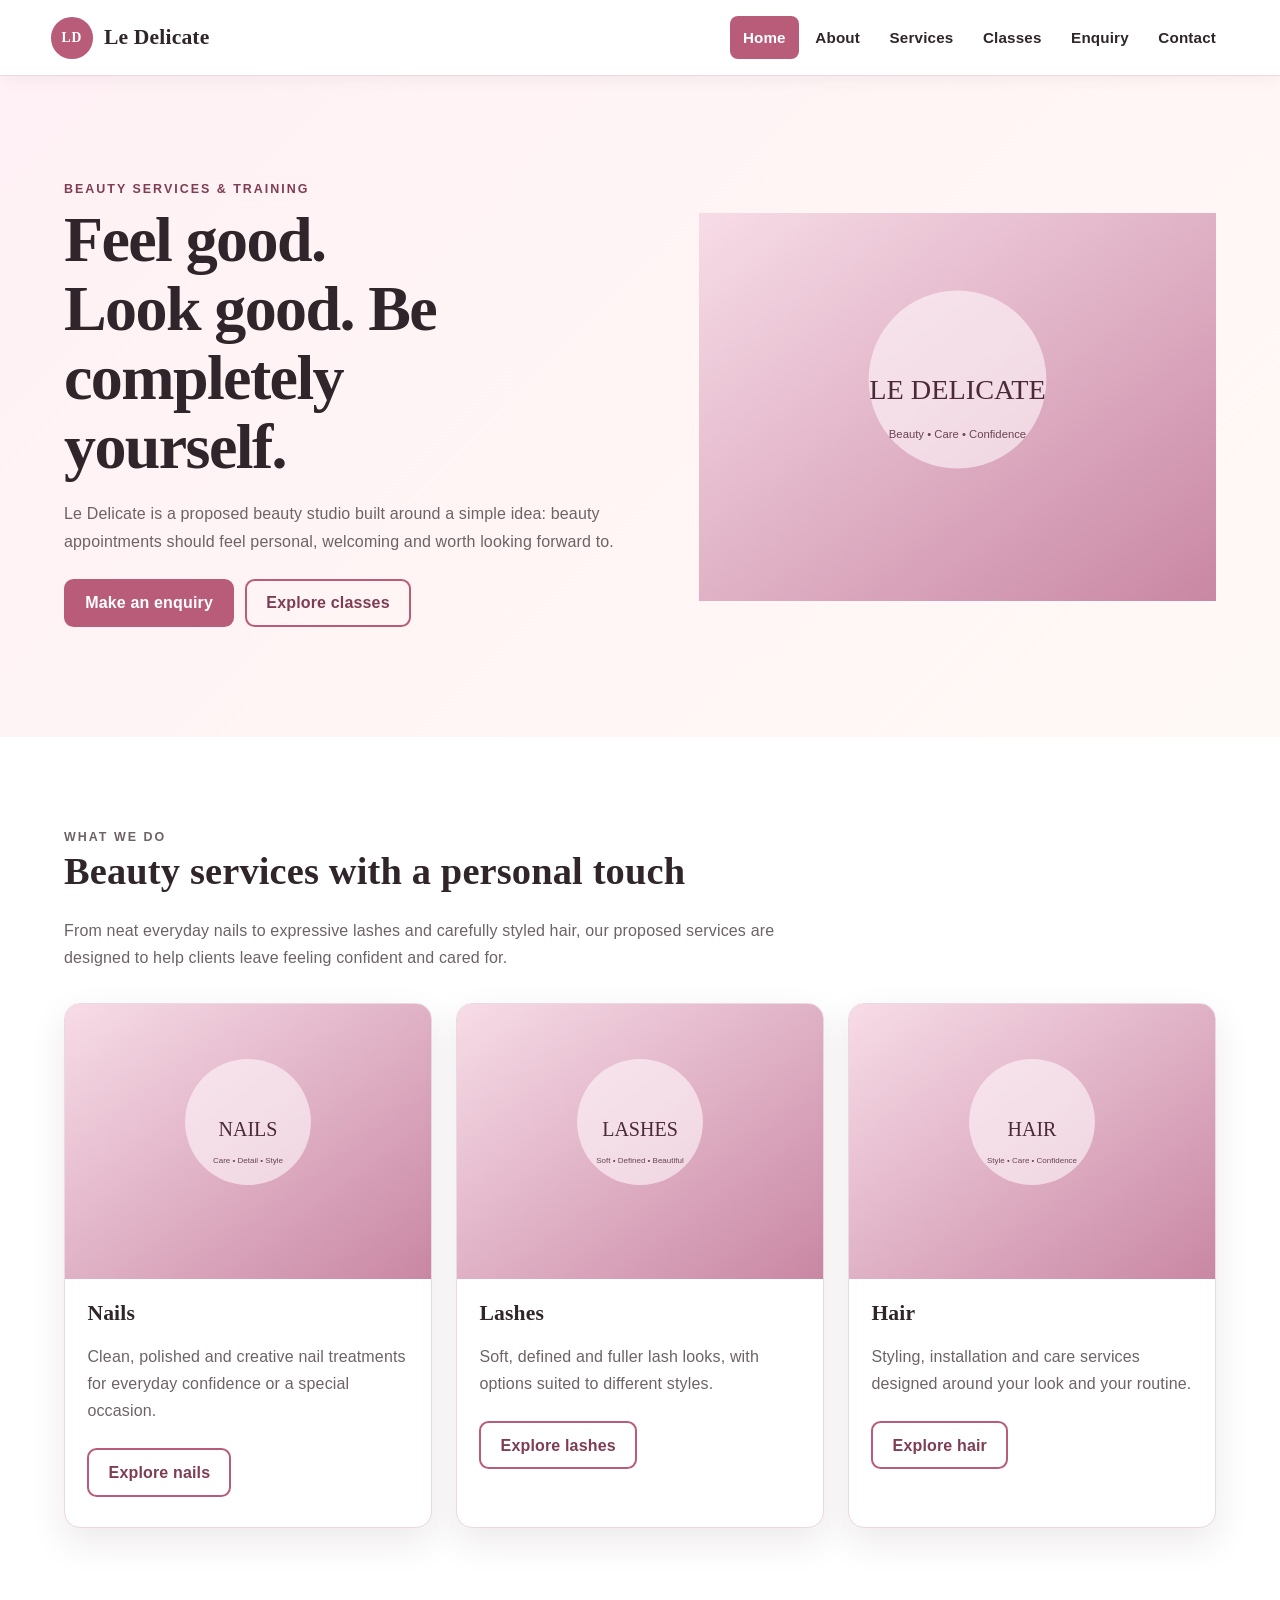
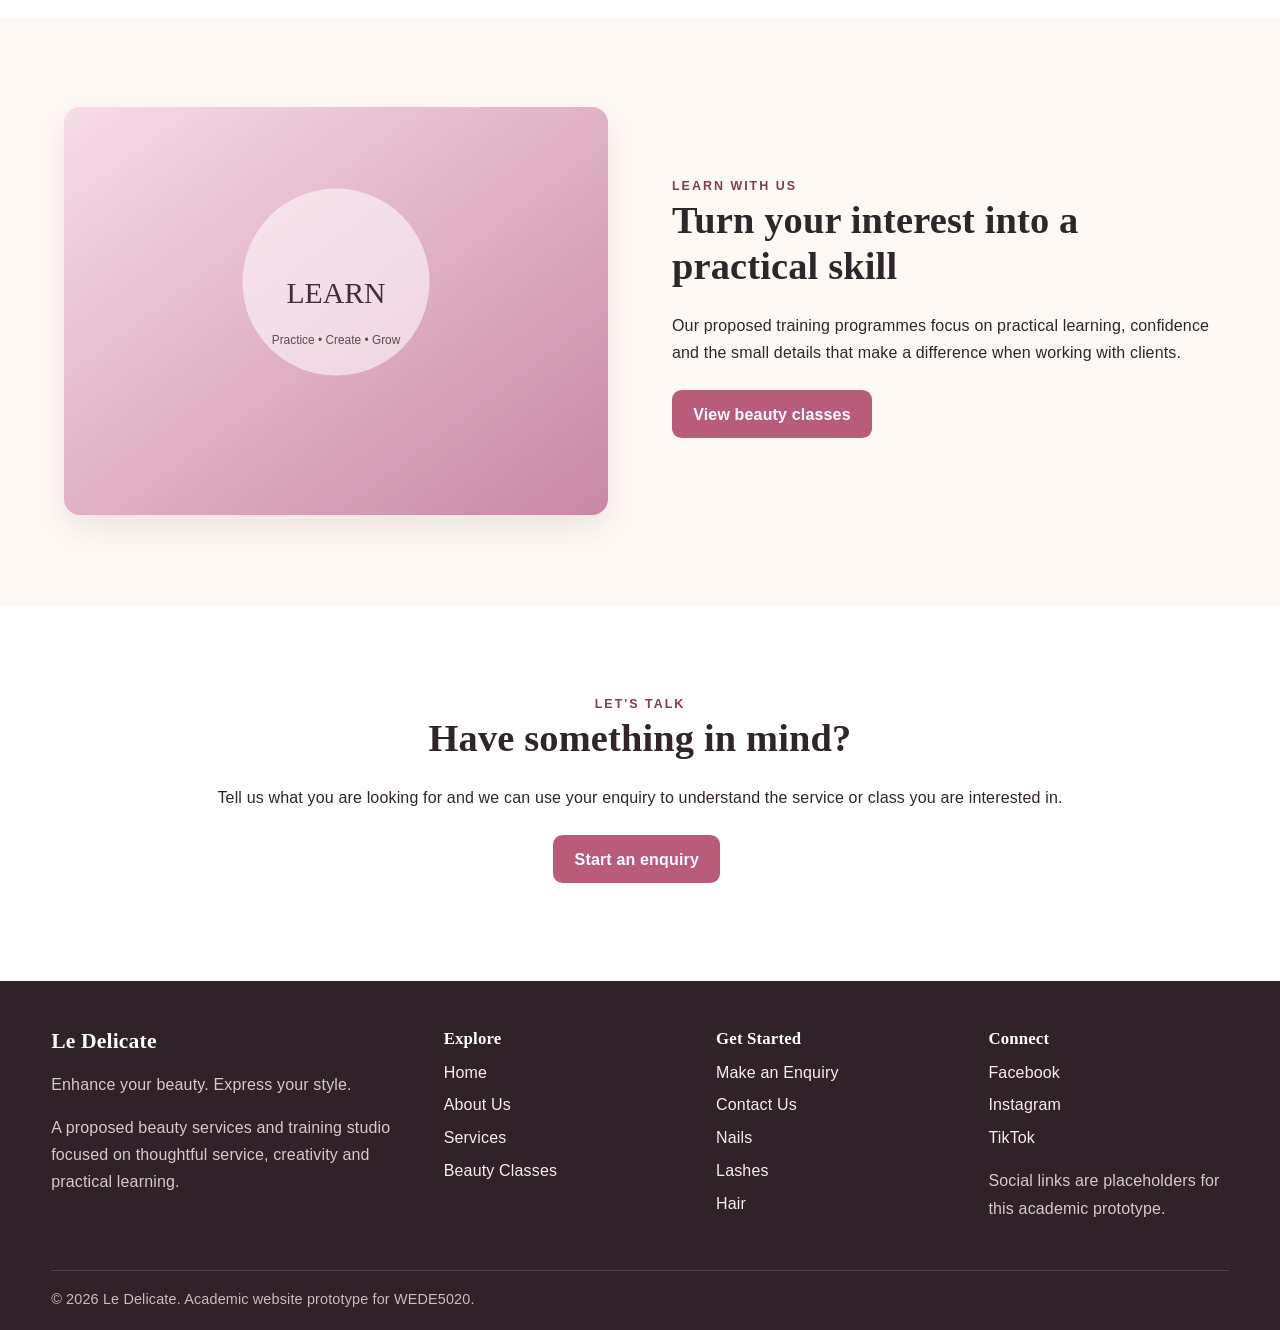
<file: index.html>
<!DOCTYPE html>
<html lang="en">
<head>
  <meta charset="UTF-8">
  <meta name="viewport" content="width=device-width, initial-scale=1.0">
  <meta name="description" content="Le Delicate provides beauty services and practical beauty training.">
  <title>Home | Le Delicate</title>
  <link rel="stylesheet" href="css/style.css">
</head>
<body>
<header class="site-header">
  <a class="brand" href="index.html" aria-label="Le Delicate home">
    <span class="logo-mark">LD</span><span>Le Delicate</span>
  </a>
  <nav class="site-nav" aria-label="Main navigation"><a href="index.html" class="active">Home</a>
<a href="about.html" class="">About</a>
<a href="services.html" class="">Services</a>
<a href="classes.html" class="">Classes</a>
<a href="enquiry.html" class="">Enquiry</a>
<a href="contact.html" class="">Contact</a></nav>
</header>
<main>

<section class="hero">
  <div class="container hero-grid">
    <div>
      <p class="eyebrow">Beauty services & training</p>
      <h1>Feel good. Look good. Be completely yourself.</h1>
      <p>Le Delicate is a proposed beauty studio built around a simple idea: beauty appointments should feel personal, welcoming and worth looking forward to.</p>
      <a class="btn" href="enquiry.html">Make an enquiry</a>
      <a class="btn secondary" href="classes.html">Explore classes</a>
    </div>
    <picture class="image-frame ">
  <source media="(max-width: 42rem)" srcset="images/hero-640.svg">
  <source media="(max-width: 62rem)" srcset="images/hero-1024.svg">
  <img src="images/hero-1600.svg" srcset="images/hero-640.svg 640w, images/hero-1024.svg 1024w, images/hero-1600.svg 1600w" sizes="(max-width: 42rem) 92vw, (max-width: 62rem) 46vw, 560px" alt="A soft editorial image representing the Le Delicate beauty studio" loading="lazy">
</picture>
  </div>
</section>
<section class="section">
  <div class="container">
    <div class="section-heading">
      <p class="eyebrow">What we do</p><h2>Beauty services with a personal touch</h2>
      <p>From neat everyday nails to expressive lashes and carefully styled hair, our proposed services are designed to help clients leave feeling confident and cared for.</p>
    </div>
    <div class="cards">
      <article class="card"><picture class="image-frame ">
  <source media="(max-width: 42rem)" srcset="images/nails-640.svg">
  <source media="(max-width: 62rem)" srcset="images/nails-1024.svg">
  <img src="images/nails-1600.svg" srcset="images/nails-640.svg 640w, images/nails-1024.svg 1024w, images/nails-1600.svg 1600w" sizes="(max-width: 42rem) 92vw, (max-width: 62rem) 46vw, 560px" alt="Nail service" loading="lazy">
</picture><div class="card-content"><h3>Nails</h3><p>Clean, polished and creative nail treatments for everyday confidence or a special occasion.</p><a class="btn secondary" href="services.html#nails">Explore nails</a></div></article>
      <article class="card"><picture class="image-frame ">
  <source media="(max-width: 42rem)" srcset="images/lashes-640.svg">
  <source media="(max-width: 62rem)" srcset="images/lashes-1024.svg">
  <img src="images/lashes-1600.svg" srcset="images/lashes-640.svg 640w, images/lashes-1024.svg 1024w, images/lashes-1600.svg 1600w" sizes="(max-width: 42rem) 92vw, (max-width: 62rem) 46vw, 560px" alt="Lash service" loading="lazy">
</picture><div class="card-content"><h3>Lashes</h3><p>Soft, defined and fuller lash looks, with options suited to different styles.</p><a class="btn secondary" href="services.html#lashes">Explore lashes</a></div></article>
      <article class="card"><picture class="image-frame ">
  <source media="(max-width: 42rem)" srcset="images/hair-640.svg">
  <source media="(max-width: 62rem)" srcset="images/hair-1024.svg">
  <img src="images/hair-1600.svg" srcset="images/hair-640.svg 640w, images/hair-1024.svg 1024w, images/hair-1600.svg 1600w" sizes="(max-width: 42rem) 92vw, (max-width: 62rem) 46vw, 560px" alt="Hair service" loading="lazy">
</picture><div class="card-content"><h3>Hair</h3><p>Styling, installation and care services designed around your look and your routine.</p><a class="btn secondary" href="services.html#hair">Explore hair</a></div></article>
    </div>
  </div>
</section>
<section class="section" style="background:var(--cream);">
  <div class="container split">
    <picture class="image-frame ">
  <source media="(max-width: 42rem)" srcset="images/classes-640.svg">
  <source media="(max-width: 62rem)" srcset="images/classes-1024.svg">
  <img src="images/classes-1600.svg" srcset="images/classes-640.svg 640w, images/classes-1024.svg 1024w, images/classes-1600.svg 1600w" sizes="(max-width: 42rem) 92vw, (max-width: 62rem) 46vw, 560px" alt="Beauty training class" loading="lazy">
</picture>
    <div><p class="eyebrow">Learn with us</p><h2>Turn your interest into a practical skill</h2>
      <p>Our proposed training programmes focus on practical learning, confidence and the small details that make a difference when working with clients.</p>
      <a class="btn" href="classes.html">View beauty classes</a>
    </div>
  </div>
</section>
<section class="section center">
  <div class="container"><p class="eyebrow">Let's talk</p><h2>Have something in mind?</h2>
  <p>Tell us what you are looking for and we can use your enquiry to understand the service or class you are interested in.</p>
  <a class="btn" href="enquiry.html">Start an enquiry</a></div>
</section>

</main>
<footer class="site-footer">
  <div>
    <h3>Le Delicate</h3>
    <p>Enhance your beauty. Express your style.</p>
    <p>A proposed beauty services and training studio focused on thoughtful service, creativity and practical learning.</p>
  </div>
  <div>
    <h4>Explore</h4>
    <a href="index.html">Home</a><a href="about.html">About Us</a><a href="services.html">Services</a>
    <a href="classes.html">Beauty Classes</a>
  </div>
  <div>
    <h4>Get Started</h4>
    <a href="enquiry.html">Make an Enquiry</a><a href="contact.html">Contact Us</a>
    <a href="services.html#nails">Nails</a><a href="services.html#lashes">Lashes</a><a href="services.html#hair">Hair</a>
  </div>
  <div>
    <h4>Connect</h4>
    <a href="#" aria-label="Facebook">Facebook</a><a href="#" aria-label="Instagram">Instagram</a><a href="#" aria-label="TikTok">TikTok</a>
    <p>Social links are placeholders for this academic prototype.</p>
  </div>
  <div class="copyright">© 2026 Le Delicate. Academic website prototype for WEDE5020.</div>
</footer>
<button class="back-to-top" type="button" aria-label="Back to top">↑</button>
<script src="js/script.js"></script>
</body>
</html>
</file>
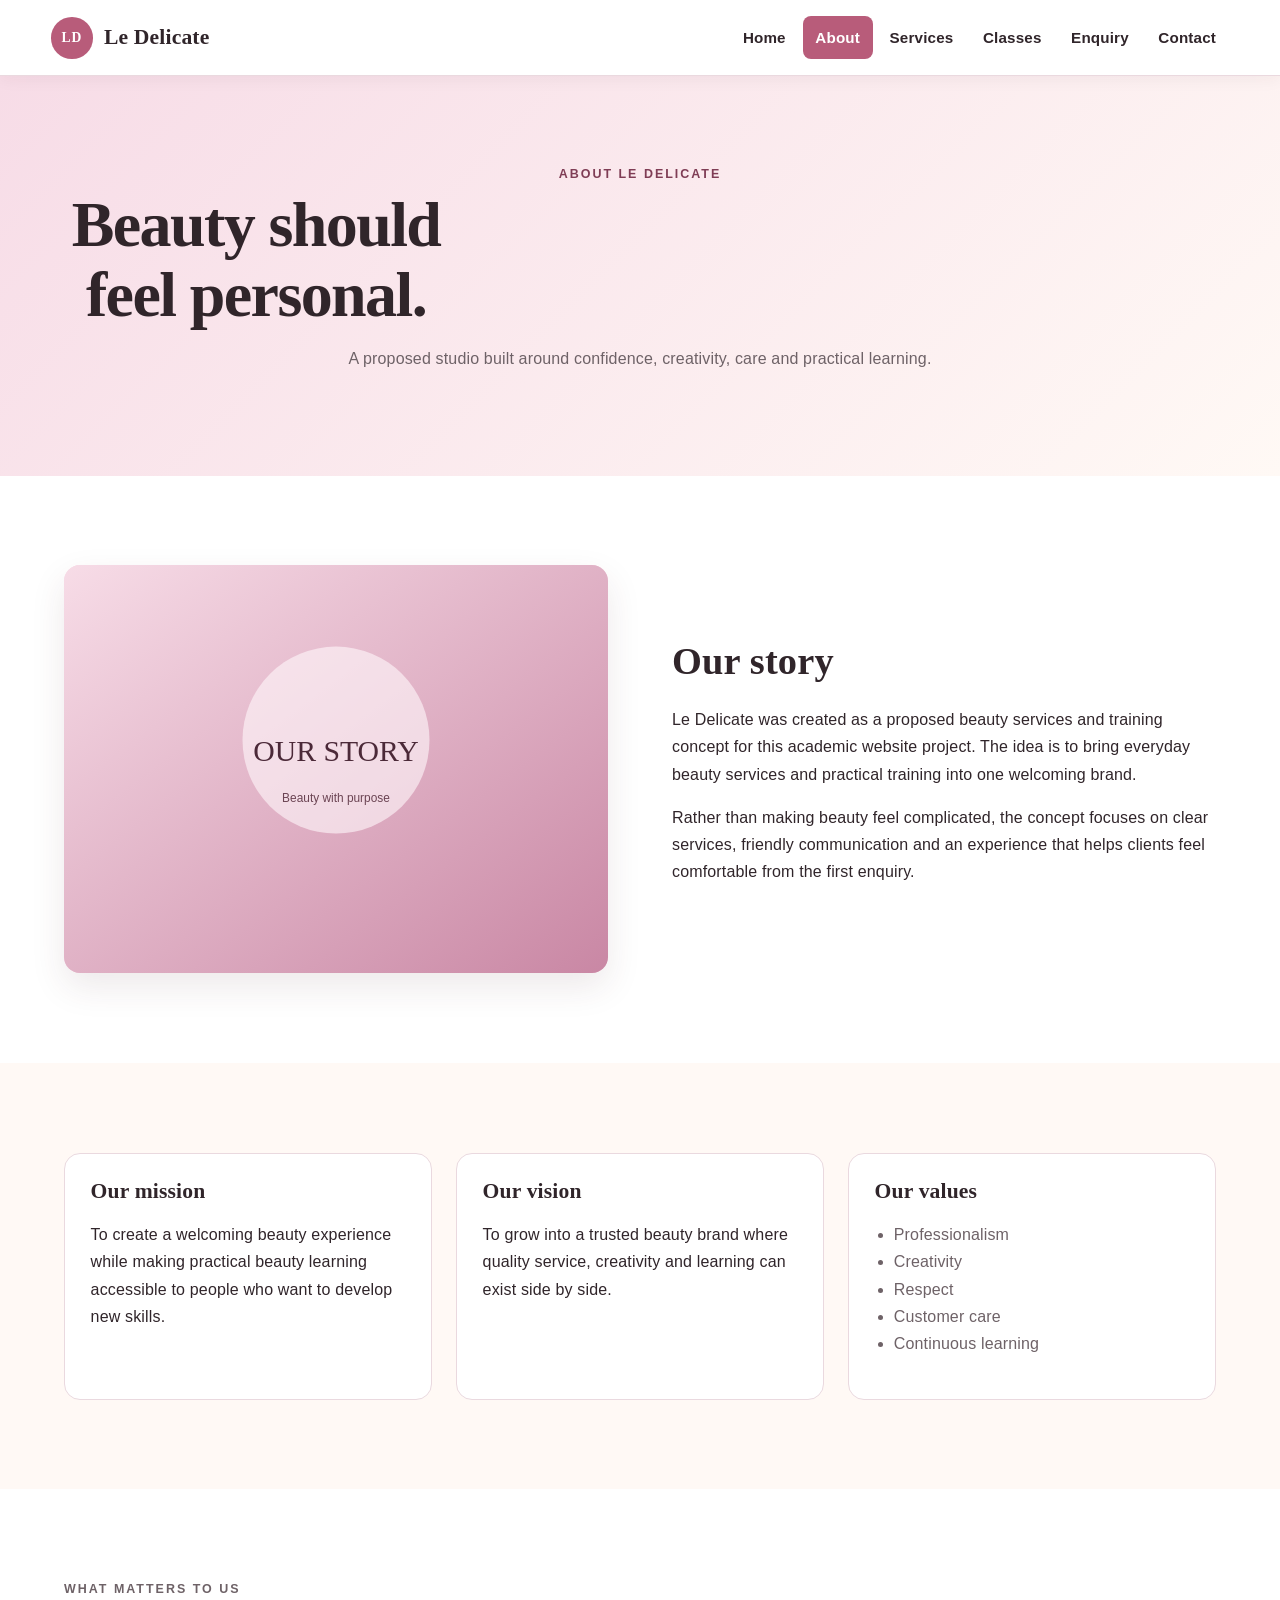
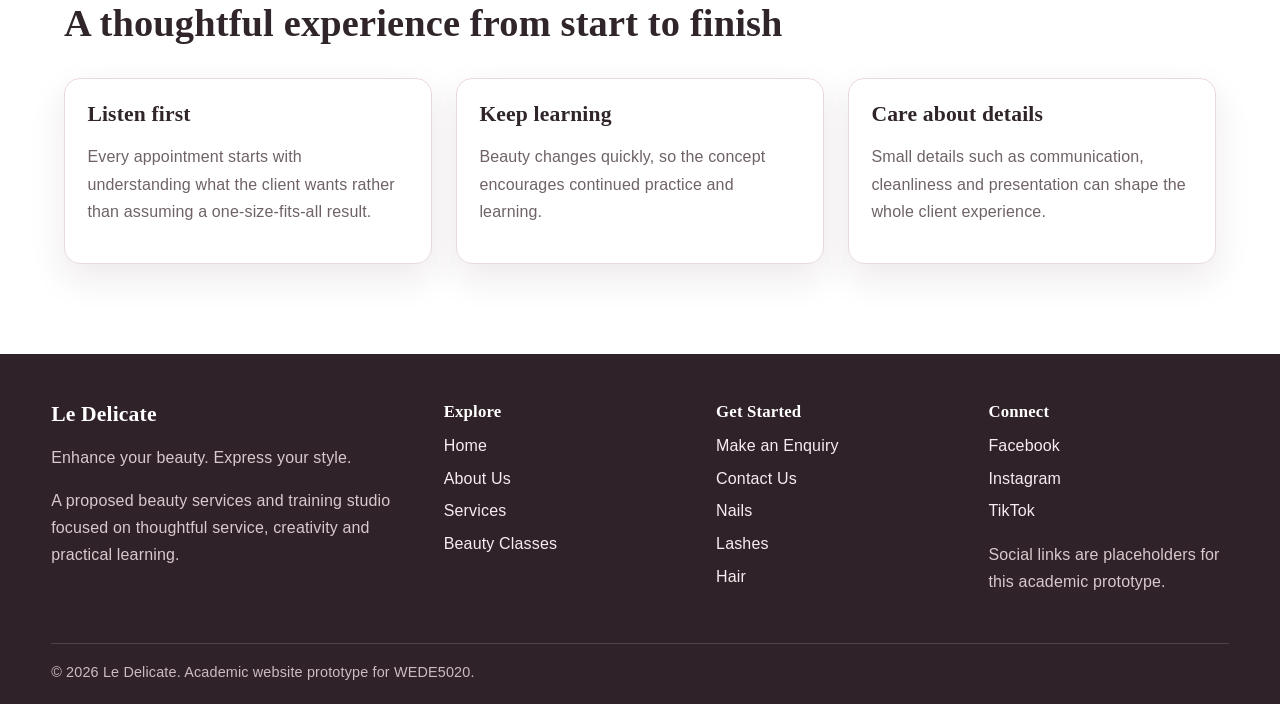
<file: about.html>
<!DOCTYPE html>
<html lang="en">
<head>
  <meta charset="UTF-8">
  <meta name="viewport" content="width=device-width, initial-scale=1.0">
  <meta name="description" content="Learn about the proposed Le Delicate beauty and training studio.">
  <title>About Us | Le Delicate</title>
  <link rel="stylesheet" href="css/style.css">
</head>
<body>
<header class="site-header">
  <a class="brand" href="index.html" aria-label="Le Delicate home">
    <span class="logo-mark">LD</span><span>Le Delicate</span>
  </a>
  <nav class="site-nav" aria-label="Main navigation"><a href="index.html" class="">Home</a>
<a href="about.html" class="active">About</a>
<a href="services.html" class="">Services</a>
<a href="classes.html" class="">Classes</a>
<a href="enquiry.html" class="">Enquiry</a>
<a href="contact.html" class="">Contact</a></nav>
</header>
<main>

<section class="page-banner"><div class="container center"><p class="eyebrow">About Le Delicate</p><h1>Beauty should feel personal.</h1><p>A proposed studio built around confidence, creativity, care and practical learning.</p></div></section>
<section class="section"><div class="container split"><picture class="image-frame ">
  <source media="(max-width: 42rem)" srcset="images/about-640.svg">
  <source media="(max-width: 62rem)" srcset="images/about-1024.svg">
  <img src="images/about-1600.svg" srcset="images/about-640.svg 640w, images/about-1024.svg 1024w, images/about-1600.svg 1600w" sizes="(max-width: 42rem) 92vw, (max-width: 62rem) 46vw, 560px" alt="Le Delicate studio" loading="lazy">
</picture>
<div><h2>Our story</h2><p>Le Delicate was created as a proposed beauty services and training concept for this academic website project. The idea is to bring everyday beauty services and practical training into one welcoming brand.</p>
<p>Rather than making beauty feel complicated, the concept focuses on clear services, friendly communication and an experience that helps clients feel comfortable from the first enquiry.</p></div></div></section>
<section class="section" style="background:var(--cream);"><div class="container">
<div class="values"><article class="value"><h3>Our mission</h3><p>To create a welcoming beauty experience while making practical beauty learning accessible to people who want to develop new skills.</p></article>
<article class="value"><h3>Our vision</h3><p>To grow into a trusted beauty brand where quality service, creativity and learning can exist side by side.</p></article>
<article class="value"><h3>Our values</h3><ul><li>Professionalism</li><li>Creativity</li><li>Respect</li><li>Customer care</li><li>Continuous learning</li></ul></article></div>
</div></section>
<section class="section"><div class="container"><div class="section-heading"><p class="eyebrow">What matters to us</p><h2>A thoughtful experience from start to finish</h2></div>
<div class="cards"><article class="card"><div class="card-content"><h3>Listen first</h3><p>Every appointment starts with understanding what the client wants rather than assuming a one-size-fits-all result.</p></div></article>
<article class="card"><div class="card-content"><h3>Keep learning</h3><p>Beauty changes quickly, so the concept encourages continued practice and learning.</p></div></article>
<article class="card"><div class="card-content"><h3>Care about details</h3><p>Small details such as communication, cleanliness and presentation can shape the whole client experience.</p></div></article></div>
</div></section>

</main>
<footer class="site-footer">
  <div>
    <h3>Le Delicate</h3>
    <p>Enhance your beauty. Express your style.</p>
    <p>A proposed beauty services and training studio focused on thoughtful service, creativity and practical learning.</p>
  </div>
  <div>
    <h4>Explore</h4>
    <a href="index.html">Home</a><a href="about.html">About Us</a><a href="services.html">Services</a>
    <a href="classes.html">Beauty Classes</a>
  </div>
  <div>
    <h4>Get Started</h4>
    <a href="enquiry.html">Make an Enquiry</a><a href="contact.html">Contact Us</a>
    <a href="services.html#nails">Nails</a><a href="services.html#lashes">Lashes</a><a href="services.html#hair">Hair</a>
  </div>
  <div>
    <h4>Connect</h4>
    <a href="#" aria-label="Facebook">Facebook</a><a href="#" aria-label="Instagram">Instagram</a><a href="#" aria-label="TikTok">TikTok</a>
    <p>Social links are placeholders for this academic prototype.</p>
  </div>
  <div class="copyright">© 2026 Le Delicate. Academic website prototype for WEDE5020.</div>
</footer>
<button class="back-to-top" type="button" aria-label="Back to top">↑</button>
<script src="js/script.js"></script>
</body>
</html>
</file>
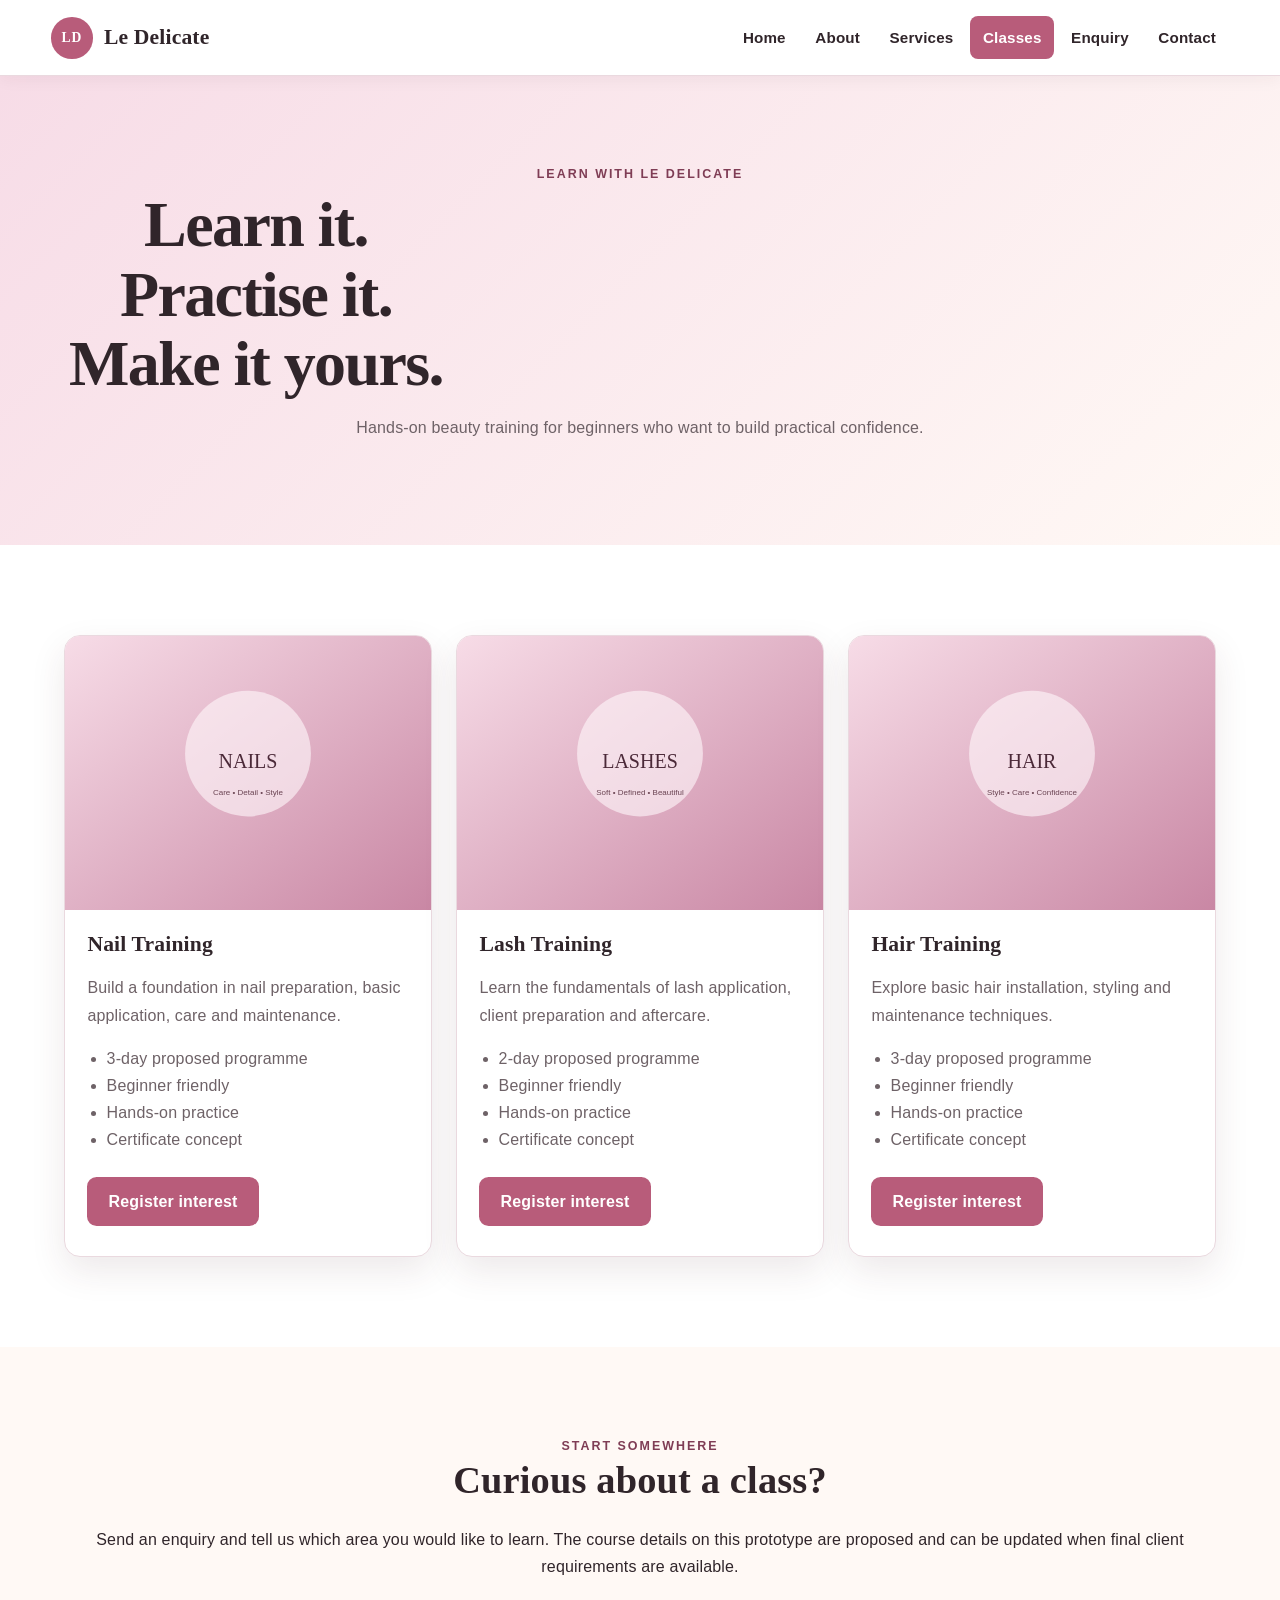
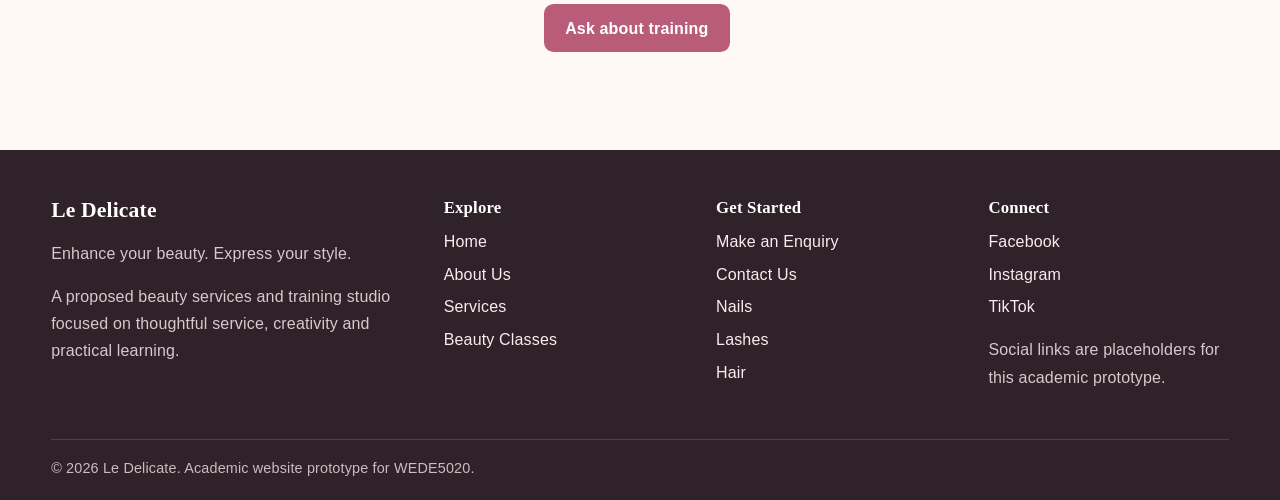
<file: classes.html>
<!DOCTYPE html>
<html lang="en">
<head>
  <meta charset="UTF-8">
  <meta name="viewport" content="width=device-width, initial-scale=1.0">
  <meta name="description" content="Explore proposed Le Delicate beauty training programmes.">
  <title>Classes | Le Delicate</title>
  <link rel="stylesheet" href="css/style.css">
</head>
<body>
<header class="site-header">
  <a class="brand" href="index.html" aria-label="Le Delicate home">
    <span class="logo-mark">LD</span><span>Le Delicate</span>
  </a>
  <nav class="site-nav" aria-label="Main navigation"><a href="index.html" class="">Home</a>
<a href="about.html" class="">About</a>
<a href="services.html" class="">Services</a>
<a href="classes.html" class="active">Classes</a>
<a href="enquiry.html" class="">Enquiry</a>
<a href="contact.html" class="">Contact</a></nav>
</header>
<main>

<section class="page-banner"><div class="container center"><p class="eyebrow">Learn with Le Delicate</p><h1>Learn it. Practise it. Make it yours.</h1><p>Hands-on beauty training for beginners who want to build practical confidence.</p></div></section>
<section class="section"><div class="container"><div class="cards">
<article class="card"><picture class="image-frame ">
  <source media="(max-width: 42rem)" srcset="images/nails-640.svg">
  <source media="(max-width: 62rem)" srcset="images/nails-1024.svg">
  <img src="images/nails-1600.svg" srcset="images/nails-640.svg 640w, images/nails-1024.svg 1024w, images/nails-1600.svg 1600w" sizes="(max-width: 42rem) 92vw, (max-width: 62rem) 46vw, 560px" alt="Nail training" loading="lazy">
</picture><div class="card-content"><h3>Nail Training</h3><p>Build a foundation in nail preparation, basic application, care and maintenance.</p><ul><li>3-day proposed programme</li><li>Beginner friendly</li><li>Hands-on practice</li><li>Certificate concept</li></ul><a class="btn" href="enquiry.html">Register interest</a></div></article>
<article class="card"><picture class="image-frame ">
  <source media="(max-width: 42rem)" srcset="images/lashes-640.svg">
  <source media="(max-width: 62rem)" srcset="images/lashes-1024.svg">
  <img src="images/lashes-1600.svg" srcset="images/lashes-640.svg 640w, images/lashes-1024.svg 1024w, images/lashes-1600.svg 1600w" sizes="(max-width: 42rem) 92vw, (max-width: 62rem) 46vw, 560px" alt="Lash training" loading="lazy">
</picture><div class="card-content"><h3>Lash Training</h3><p>Learn the fundamentals of lash application, client preparation and aftercare.</p><ul><li>2-day proposed programme</li><li>Beginner friendly</li><li>Hands-on practice</li><li>Certificate concept</li></ul><a class="btn" href="enquiry.html">Register interest</a></div></article>
<article class="card"><picture class="image-frame ">
  <source media="(max-width: 42rem)" srcset="images/hair-640.svg">
  <source media="(max-width: 62rem)" srcset="images/hair-1024.svg">
  <img src="images/hair-1600.svg" srcset="images/hair-640.svg 640w, images/hair-1024.svg 1024w, images/hair-1600.svg 1600w" sizes="(max-width: 42rem) 92vw, (max-width: 62rem) 46vw, 560px" alt="Hair training" loading="lazy">
</picture><div class="card-content"><h3>Hair Training</h3><p>Explore basic hair installation, styling and maintenance techniques.</p><ul><li>3-day proposed programme</li><li>Beginner friendly</li><li>Hands-on practice</li><li>Certificate concept</li></ul><a class="btn" href="enquiry.html">Register interest</a></div></article>
</div></div></section>
<section class="section" style="background:var(--cream);"><div class="container center"><p class="eyebrow">Start somewhere</p><h2>Curious about a class?</h2><p>Send an enquiry and tell us which area you would like to learn. The course details on this prototype are proposed and can be updated when final client requirements are available.</p><a class="btn" href="enquiry.html">Ask about training</a></div></section>

</main>
<footer class="site-footer">
  <div>
    <h3>Le Delicate</h3>
    <p>Enhance your beauty. Express your style.</p>
    <p>A proposed beauty services and training studio focused on thoughtful service, creativity and practical learning.</p>
  </div>
  <div>
    <h4>Explore</h4>
    <a href="index.html">Home</a><a href="about.html">About Us</a><a href="services.html">Services</a>
    <a href="classes.html">Beauty Classes</a>
  </div>
  <div>
    <h4>Get Started</h4>
    <a href="enquiry.html">Make an Enquiry</a><a href="contact.html">Contact Us</a>
    <a href="services.html#nails">Nails</a><a href="services.html#lashes">Lashes</a><a href="services.html#hair">Hair</a>
  </div>
  <div>
    <h4>Connect</h4>
    <a href="#" aria-label="Facebook">Facebook</a><a href="#" aria-label="Instagram">Instagram</a><a href="#" aria-label="TikTok">TikTok</a>
    <p>Social links are placeholders for this academic prototype.</p>
  </div>
  <div class="copyright">© 2026 Le Delicate. Academic website prototype for WEDE5020.</div>
</footer>
<button class="back-to-top" type="button" aria-label="Back to top">↑</button>
<script src="js/script.js"></script>
</body>
</html>
</file>
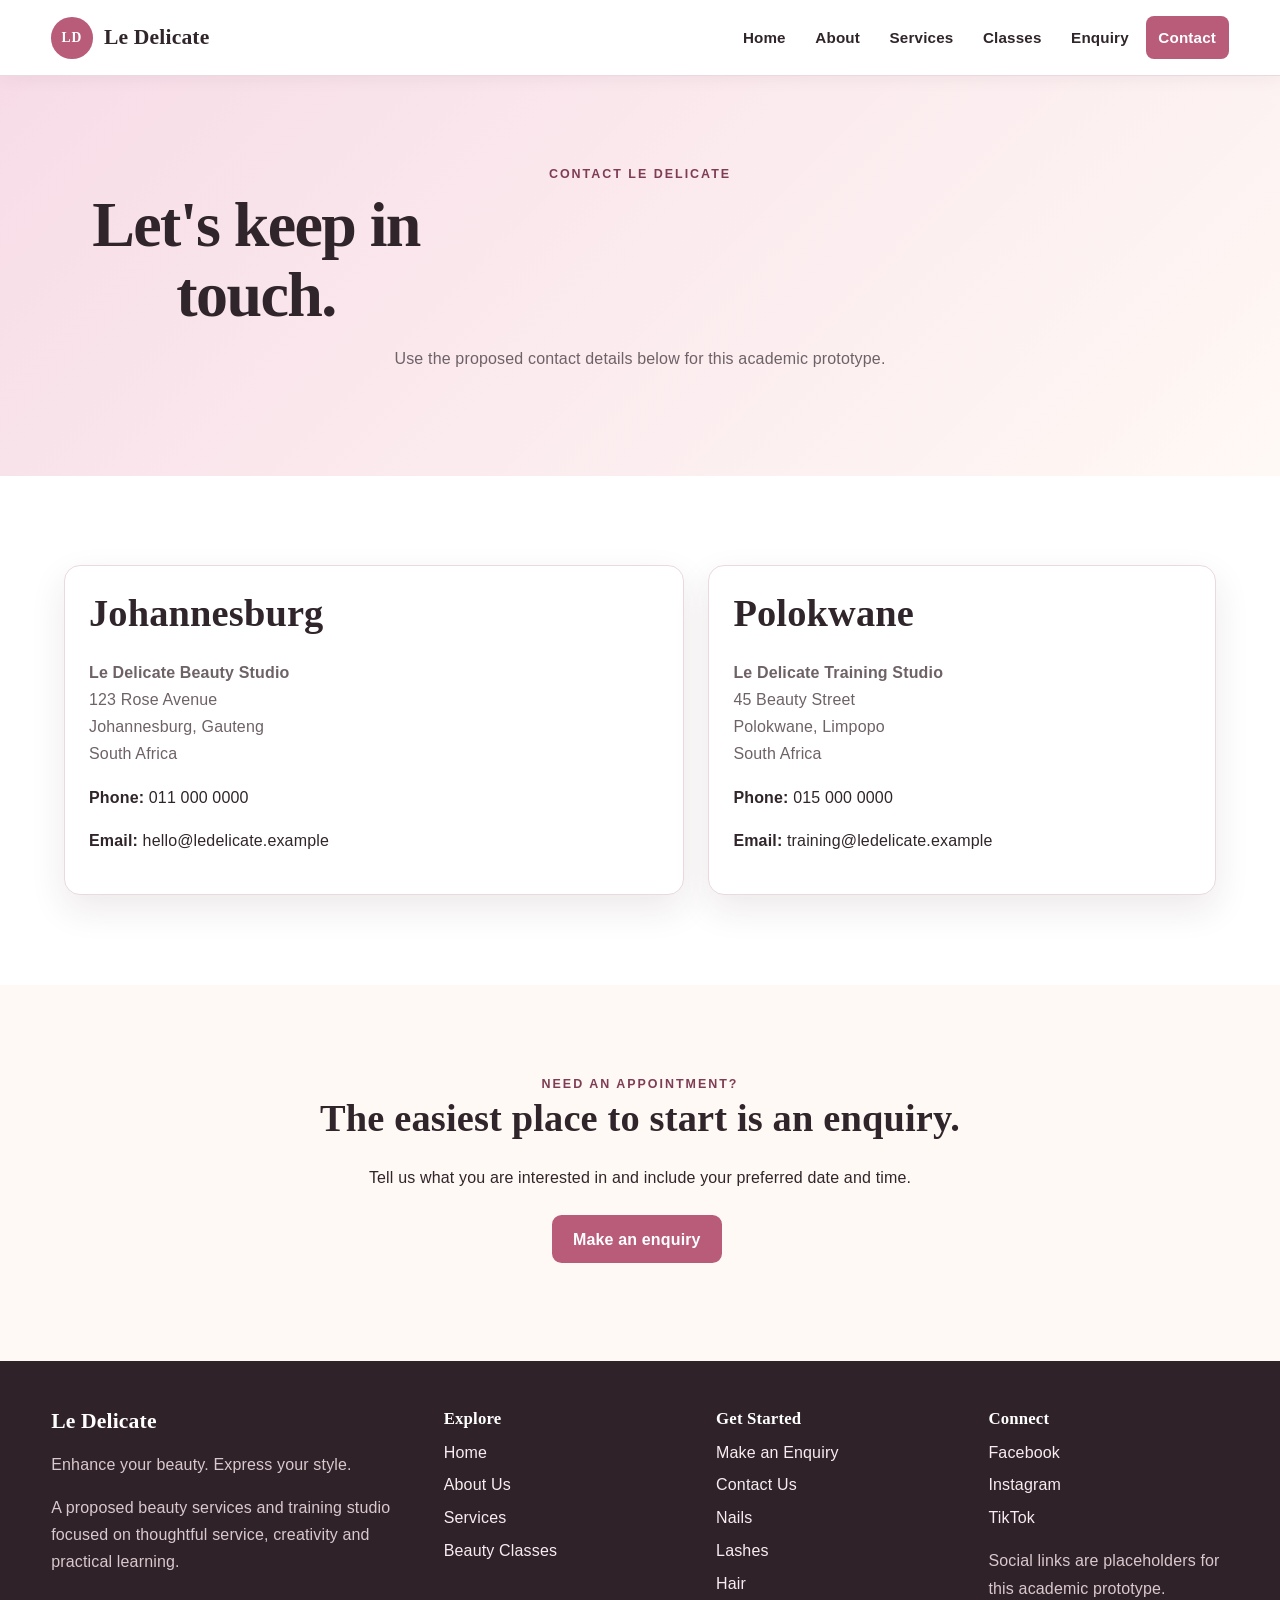
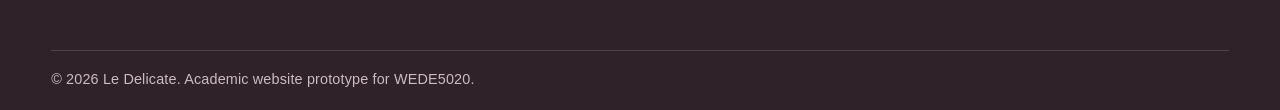
<file: contact.html>
<!DOCTYPE html>
<html lang="en">
<head>
  <meta charset="UTF-8">
  <meta name="viewport" content="width=device-width, initial-scale=1.0">
  <meta name="description" content="Find proposed Le Delicate contact and location information.">
  <title>Contact | Le Delicate</title>
  <link rel="stylesheet" href="css/style.css">
</head>
<body>
<header class="site-header">
  <a class="brand" href="index.html" aria-label="Le Delicate home">
    <span class="logo-mark">LD</span><span>Le Delicate</span>
  </a>
  <nav class="site-nav" aria-label="Main navigation"><a href="index.html" class="">Home</a>
<a href="about.html" class="">About</a>
<a href="services.html" class="">Services</a>
<a href="classes.html" class="">Classes</a>
<a href="enquiry.html" class="">Enquiry</a>
<a href="contact.html" class="active">Contact</a></nav>
</header>
<main>

<section class="page-banner"><div class="container center"><p class="eyebrow">Contact Le Delicate</p><h1>Let's keep in touch.</h1><p>Use the proposed contact details below for this academic prototype.</p></div></section>
<section class="section"><div class="container contact-grid">
<article class="contact-card"><h2>Johannesburg</h2><address><strong>Le Delicate Beauty Studio</strong><br>123 Rose Avenue<br>Johannesburg, Gauteng<br>South Africa</address><p><strong>Phone:</strong> 011 000 0000</p><p><strong>Email:</strong> hello@ledelicate.example</p></article>
<article class="contact-card"><h2>Polokwane</h2><address><strong>Le Delicate Training Studio</strong><br>45 Beauty Street<br>Polokwane, Limpopo<br>South Africa</address><p><strong>Phone:</strong> 015 000 0000</p><p><strong>Email:</strong> training@ledelicate.example</p></article>
</div></section>
<section class="section" style="background:var(--cream);"><div class="container center"><p class="eyebrow">Need an appointment?</p><h2>The easiest place to start is an enquiry.</h2><p>Tell us what you are interested in and include your preferred date and time.</p><a class="btn" href="enquiry.html">Make an enquiry</a></div></section>

</main>
<footer class="site-footer">
  <div>
    <h3>Le Delicate</h3>
    <p>Enhance your beauty. Express your style.</p>
    <p>A proposed beauty services and training studio focused on thoughtful service, creativity and practical learning.</p>
  </div>
  <div>
    <h4>Explore</h4>
    <a href="index.html">Home</a><a href="about.html">About Us</a><a href="services.html">Services</a>
    <a href="classes.html">Beauty Classes</a>
  </div>
  <div>
    <h4>Get Started</h4>
    <a href="enquiry.html">Make an Enquiry</a><a href="contact.html">Contact Us</a>
    <a href="services.html#nails">Nails</a><a href="services.html#lashes">Lashes</a><a href="services.html#hair">Hair</a>
  </div>
  <div>
    <h4>Connect</h4>
    <a href="#" aria-label="Facebook">Facebook</a><a href="#" aria-label="Instagram">Instagram</a><a href="#" aria-label="TikTok">TikTok</a>
    <p>Social links are placeholders for this academic prototype.</p>
  </div>
  <div class="copyright">© 2026 Le Delicate. Academic website prototype for WEDE5020.</div>
</footer>
<button class="back-to-top" type="button" aria-label="Back to top">↑</button>
<script src="js/script.js"></script>
</body>
</html>
</file>
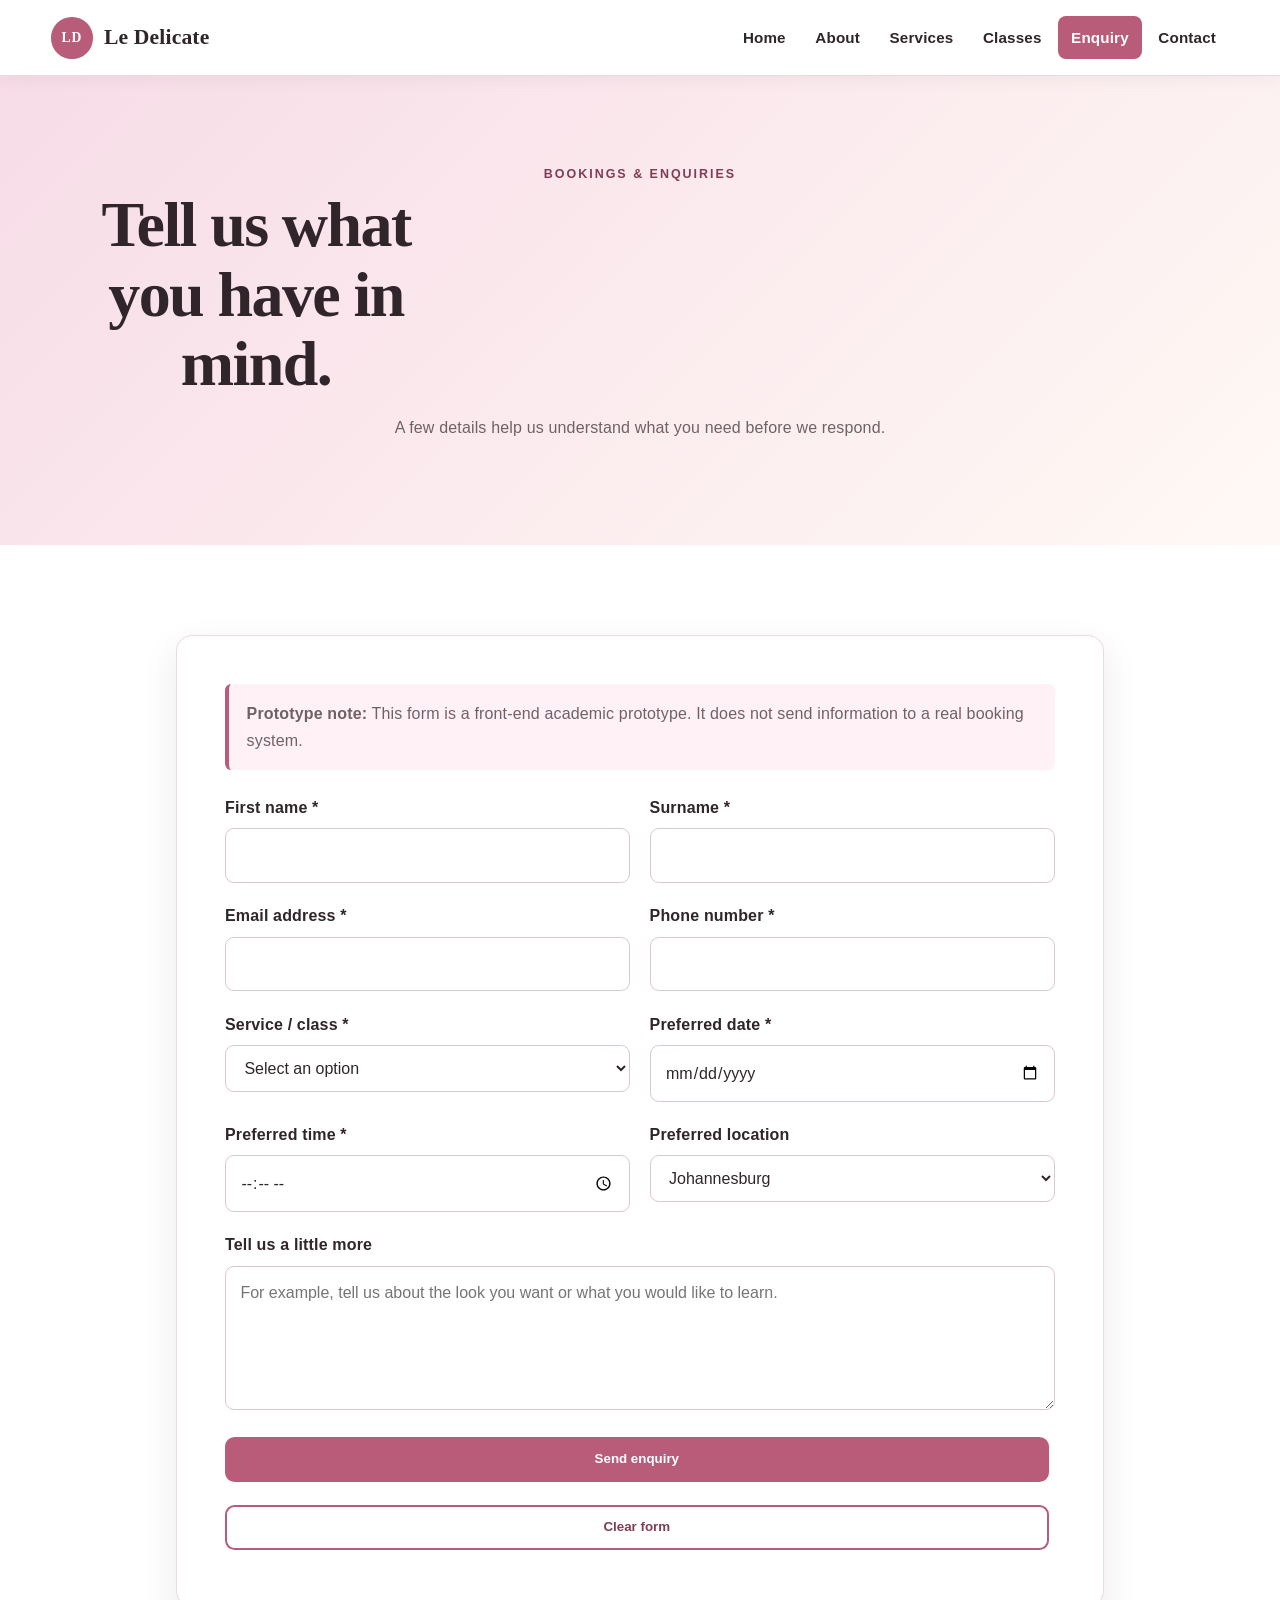
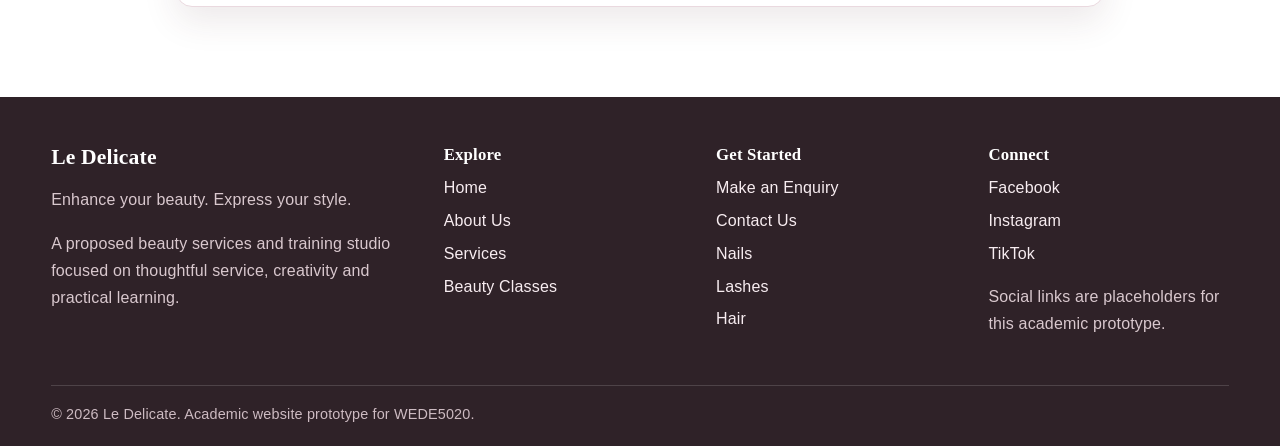
<file: enquiry.html>
<!DOCTYPE html>
<html lang="en">
<head>
  <meta charset="UTF-8">
  <meta name="viewport" content="width=device-width, initial-scale=1.0">
  <meta name="description" content="Send a service or beauty class enquiry to Le Delicate.">
  <title>Enquiry / Booking | Le Delicate</title>
  <link rel="stylesheet" href="css/style.css">
</head>
<body>
<header class="site-header">
  <a class="brand" href="index.html" aria-label="Le Delicate home">
    <span class="logo-mark">LD</span><span>Le Delicate</span>
  </a>
  <nav class="site-nav" aria-label="Main navigation"><a href="index.html" class="">Home</a>
<a href="about.html" class="">About</a>
<a href="services.html" class="">Services</a>
<a href="classes.html" class="">Classes</a>
<a href="enquiry.html" class="active">Enquiry</a>
<a href="contact.html" class="">Contact</a></nav>
</header>
<main>

<section class="page-banner"><div class="container center"><p class="eyebrow">Bookings & enquiries</p><h1>Tell us what you have in mind.</h1><p>A few details help us understand what you need before we respond.</p></div></section>
<section class="section"><div class="container"><div class="form-shell">
<div class="notice"><strong>Prototype note:</strong> This form is a front-end academic prototype. It does not send information to a real booking system.</div>
<form id="bookingForm" action="#" method="post">
<div class="form-grid">
<div class="form-group"><label for="firstName">First name *</label><input id="firstName" name="firstName" type="text" autocomplete="given-name" required></div>
<div class="form-group"><label for="surname">Surname *</label><input id="surname" name="surname" type="text" autocomplete="family-name" required></div>
<div class="form-group"><label for="email">Email address *</label><input id="email" name="email" type="email" autocomplete="email" required></div>
<div class="form-group"><label for="phone">Phone number *</label><input id="phone" name="phone" type="tel" autocomplete="tel" required></div>
<div class="form-group"><label for="service">Service / class *</label><select id="service" name="service" required><option value="">Select an option</option><option>Classic Manicure</option><option>Gel Application</option><option>Nail Extensions</option><option>Classic Lashes</option><option>Hybrid Lashes</option><option>Volume Lashes</option><option>Hair Installation</option><option>Hair Styling</option><option>Hair Treatment</option><option>Nail Training</option><option>Lash Training</option><option>Hair Training</option></select></div>
<div class="form-group"><label for="date">Preferred date *</label><input id="date" name="date" type="date" required></div>
<div class="form-group"><label for="time">Preferred time *</label><input id="time" name="time" type="time" required></div>
<div class="form-group"><label for="location">Preferred location</label><select id="location" name="location"><option>Johannesburg</option><option>Polokwane</option><option>Not sure yet</option></select></div>
<div class="form-group full"><label for="message">Tell us a little more</label><textarea id="message" name="message" placeholder="For example, tell us about the look you want or what you would like to learn."></textarea></div>
<div class="form-group full"><div id="formMessage" class="notice" role="status" hidden></div><button class="btn" type="submit">Send enquiry</button><button class="btn secondary" type="reset">Clear form</button></div>
</div></form></div></div></section>

</main>
<footer class="site-footer">
  <div>
    <h3>Le Delicate</h3>
    <p>Enhance your beauty. Express your style.</p>
    <p>A proposed beauty services and training studio focused on thoughtful service, creativity and practical learning.</p>
  </div>
  <div>
    <h4>Explore</h4>
    <a href="index.html">Home</a><a href="about.html">About Us</a><a href="services.html">Services</a>
    <a href="classes.html">Beauty Classes</a>
  </div>
  <div>
    <h4>Get Started</h4>
    <a href="enquiry.html">Make an Enquiry</a><a href="contact.html">Contact Us</a>
    <a href="services.html#nails">Nails</a><a href="services.html#lashes">Lashes</a><a href="services.html#hair">Hair</a>
  </div>
  <div>
    <h4>Connect</h4>
    <a href="#" aria-label="Facebook">Facebook</a><a href="#" aria-label="Instagram">Instagram</a><a href="#" aria-label="TikTok">TikTok</a>
    <p>Social links are placeholders for this academic prototype.</p>
  </div>
  <div class="copyright">© 2026 Le Delicate. Academic website prototype for WEDE5020.</div>
</footer>
<button class="back-to-top" type="button" aria-label="Back to top">↑</button>
<script src="js/script.js"></script>
</body>
</html>
</file>
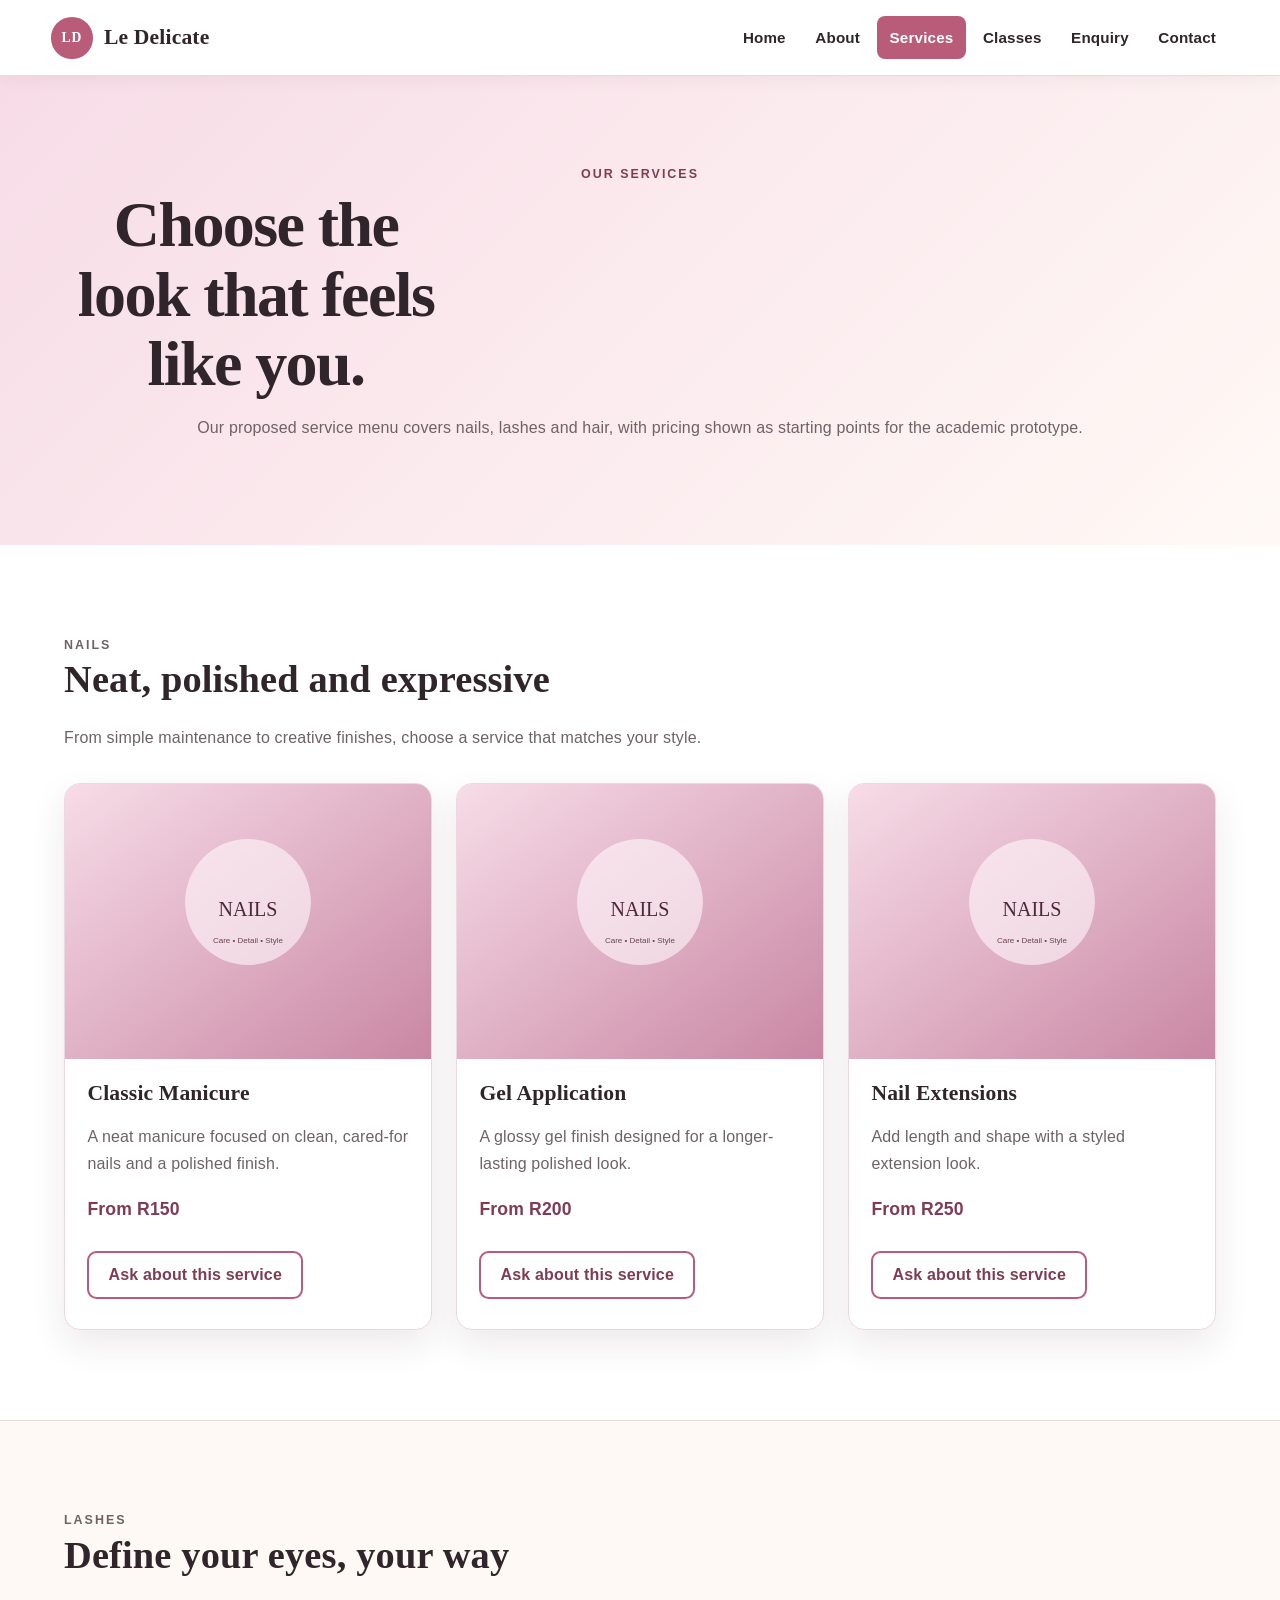
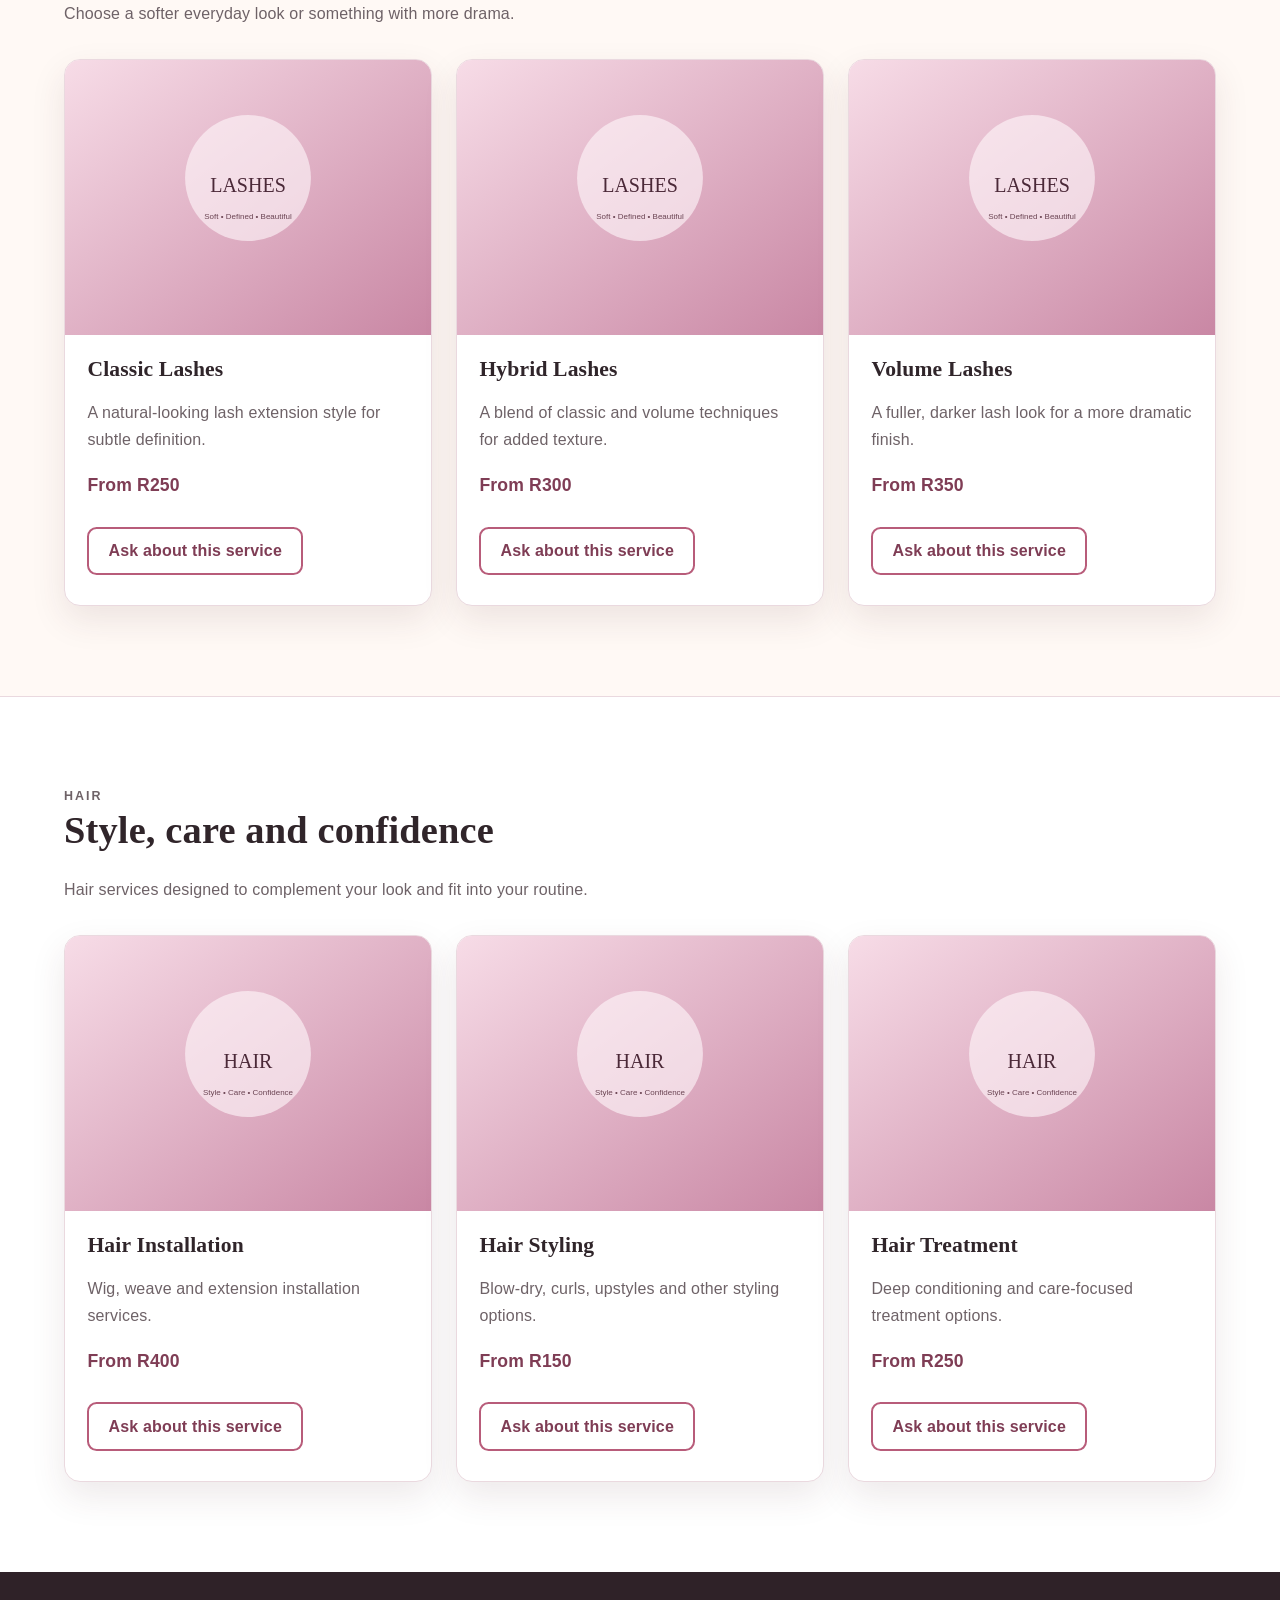
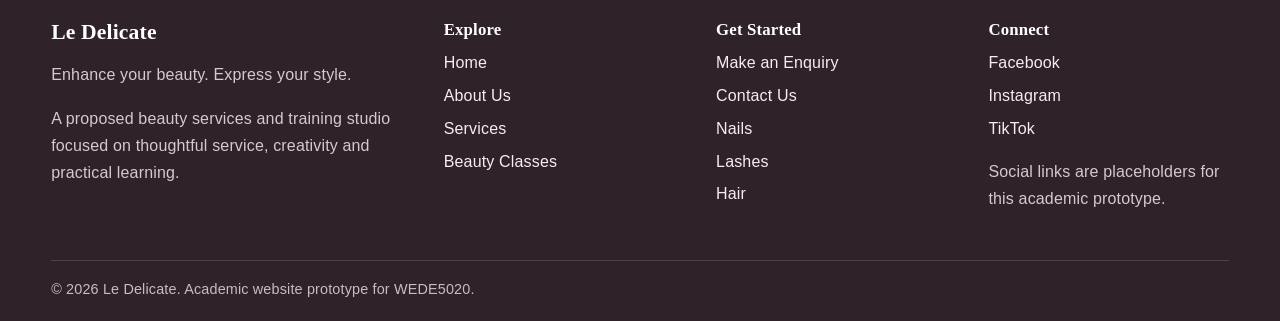
<file: services.html>
<!DOCTYPE html>
<html lang="en">
<head>
  <meta charset="UTF-8">
  <meta name="viewport" content="width=device-width, initial-scale=1.0">
  <meta name="description" content="Explore proposed Le Delicate nail, lash and hair services.">
  <title>Services | Le Delicate</title>
  <link rel="stylesheet" href="css/style.css">
</head>
<body>
<header class="site-header">
  <a class="brand" href="index.html" aria-label="Le Delicate home">
    <span class="logo-mark">LD</span><span>Le Delicate</span>
  </a>
  <nav class="site-nav" aria-label="Main navigation"><a href="index.html" class="">Home</a>
<a href="about.html" class="">About</a>
<a href="services.html" class="active">Services</a>
<a href="classes.html" class="">Classes</a>
<a href="enquiry.html" class="">Enquiry</a>
<a href="contact.html" class="">Contact</a></nav>
</header>
<main>

<section class="page-banner"><div class="container center"><p class="eyebrow">Our services</p><h1>Choose the look that feels like you.</h1><p>Our proposed service menu covers nails, lashes and hair, with pricing shown as starting points for the academic prototype.</p></div></section>
<section class="section service-section" id="nails"><div class="container"><div class="section-heading"><p class="eyebrow">Nails</p><h2>Neat, polished and expressive</h2><p>From simple maintenance to creative finishes, choose a service that matches your style.</p></div><div class="cards">
<article class="card"><picture class="image-frame ">
  <source media="(max-width: 42rem)" srcset="images/nails-640.svg">
  <source media="(max-width: 62rem)" srcset="images/nails-1024.svg">
  <img src="images/nails-1600.svg" srcset="images/nails-640.svg 640w, images/nails-1024.svg 1024w, images/nails-1600.svg 1600w" sizes="(max-width: 42rem) 92vw, (max-width: 62rem) 46vw, 560px" alt="Classic Manicure service" loading="lazy">
</picture><div class="card-content"><h3>Classic Manicure</h3><p>A neat manicure focused on clean, cared-for nails and a polished finish.</p><p class="price">From R150</p><a class="btn secondary" href="enquiry.html">Ask about this service</a></div></article>
<article class="card"><picture class="image-frame ">
  <source media="(max-width: 42rem)" srcset="images/nails-640.svg">
  <source media="(max-width: 62rem)" srcset="images/nails-1024.svg">
  <img src="images/nails-1600.svg" srcset="images/nails-640.svg 640w, images/nails-1024.svg 1024w, images/nails-1600.svg 1600w" sizes="(max-width: 42rem) 92vw, (max-width: 62rem) 46vw, 560px" alt="Gel Application service" loading="lazy">
</picture><div class="card-content"><h3>Gel Application</h3><p>A glossy gel finish designed for a longer-lasting polished look.</p><p class="price">From R200</p><a class="btn secondary" href="enquiry.html">Ask about this service</a></div></article>
<article class="card"><picture class="image-frame ">
  <source media="(max-width: 42rem)" srcset="images/nails-640.svg">
  <source media="(max-width: 62rem)" srcset="images/nails-1024.svg">
  <img src="images/nails-1600.svg" srcset="images/nails-640.svg 640w, images/nails-1024.svg 1024w, images/nails-1600.svg 1600w" sizes="(max-width: 42rem) 92vw, (max-width: 62rem) 46vw, 560px" alt="Nail Extensions service" loading="lazy">
</picture><div class="card-content"><h3>Nail Extensions</h3><p>Add length and shape with a styled extension look.</p><p class="price">From R250</p><a class="btn secondary" href="enquiry.html">Ask about this service</a></div></article>
</div></div></section>
<section class="section service-section alt" id="lashes"><div class="container"><div class="section-heading"><p class="eyebrow">Lashes</p><h2>Define your eyes, your way</h2><p>Choose a softer everyday look or something with more drama.</p></div><div class="cards">
<article class="card"><picture class="image-frame ">
  <source media="(max-width: 42rem)" srcset="images/lashes-640.svg">
  <source media="(max-width: 62rem)" srcset="images/lashes-1024.svg">
  <img src="images/lashes-1600.svg" srcset="images/lashes-640.svg 640w, images/lashes-1024.svg 1024w, images/lashes-1600.svg 1600w" sizes="(max-width: 42rem) 92vw, (max-width: 62rem) 46vw, 560px" alt="Classic Lashes service" loading="lazy">
</picture><div class="card-content"><h3>Classic Lashes</h3><p>A natural-looking lash extension style for subtle definition.</p><p class="price">From R250</p><a class="btn secondary" href="enquiry.html">Ask about this service</a></div></article>
<article class="card"><picture class="image-frame ">
  <source media="(max-width: 42rem)" srcset="images/lashes-640.svg">
  <source media="(max-width: 62rem)" srcset="images/lashes-1024.svg">
  <img src="images/lashes-1600.svg" srcset="images/lashes-640.svg 640w, images/lashes-1024.svg 1024w, images/lashes-1600.svg 1600w" sizes="(max-width: 42rem) 92vw, (max-width: 62rem) 46vw, 560px" alt="Hybrid Lashes service" loading="lazy">
</picture><div class="card-content"><h3>Hybrid Lashes</h3><p>A blend of classic and volume techniques for added texture.</p><p class="price">From R300</p><a class="btn secondary" href="enquiry.html">Ask about this service</a></div></article>
<article class="card"><picture class="image-frame ">
  <source media="(max-width: 42rem)" srcset="images/lashes-640.svg">
  <source media="(max-width: 62rem)" srcset="images/lashes-1024.svg">
  <img src="images/lashes-1600.svg" srcset="images/lashes-640.svg 640w, images/lashes-1024.svg 1024w, images/lashes-1600.svg 1600w" sizes="(max-width: 42rem) 92vw, (max-width: 62rem) 46vw, 560px" alt="Volume Lashes service" loading="lazy">
</picture><div class="card-content"><h3>Volume Lashes</h3><p>A fuller, darker lash look for a more dramatic finish.</p><p class="price">From R350</p><a class="btn secondary" href="enquiry.html">Ask about this service</a></div></article>
</div></div></section>
<section class="section service-section" id="hair"><div class="container"><div class="section-heading"><p class="eyebrow">Hair</p><h2>Style, care and confidence</h2><p>Hair services designed to complement your look and fit into your routine.</p></div><div class="cards">
<article class="card"><picture class="image-frame ">
  <source media="(max-width: 42rem)" srcset="images/hair-640.svg">
  <source media="(max-width: 62rem)" srcset="images/hair-1024.svg">
  <img src="images/hair-1600.svg" srcset="images/hair-640.svg 640w, images/hair-1024.svg 1024w, images/hair-1600.svg 1600w" sizes="(max-width: 42rem) 92vw, (max-width: 62rem) 46vw, 560px" alt="Hair Installation service" loading="lazy">
</picture><div class="card-content"><h3>Hair Installation</h3><p>Wig, weave and extension installation services.</p><p class="price">From R400</p><a class="btn secondary" href="enquiry.html">Ask about this service</a></div></article>
<article class="card"><picture class="image-frame ">
  <source media="(max-width: 42rem)" srcset="images/hair-640.svg">
  <source media="(max-width: 62rem)" srcset="images/hair-1024.svg">
  <img src="images/hair-1600.svg" srcset="images/hair-640.svg 640w, images/hair-1024.svg 1024w, images/hair-1600.svg 1600w" sizes="(max-width: 42rem) 92vw, (max-width: 62rem) 46vw, 560px" alt="Hair Styling service" loading="lazy">
</picture><div class="card-content"><h3>Hair Styling</h3><p>Blow-dry, curls, upstyles and other styling options.</p><p class="price">From R150</p><a class="btn secondary" href="enquiry.html">Ask about this service</a></div></article>
<article class="card"><picture class="image-frame ">
  <source media="(max-width: 42rem)" srcset="images/hair-640.svg">
  <source media="(max-width: 62rem)" srcset="images/hair-1024.svg">
  <img src="images/hair-1600.svg" srcset="images/hair-640.svg 640w, images/hair-1024.svg 1024w, images/hair-1600.svg 1600w" sizes="(max-width: 42rem) 92vw, (max-width: 62rem) 46vw, 560px" alt="Hair Treatment service" loading="lazy">
</picture><div class="card-content"><h3>Hair Treatment</h3><p>Deep conditioning and care-focused treatment options.</p><p class="price">From R250</p><a class="btn secondary" href="enquiry.html">Ask about this service</a></div></article>
</div></div></section>

</main>
<footer class="site-footer">
  <div>
    <h3>Le Delicate</h3>
    <p>Enhance your beauty. Express your style.</p>
    <p>A proposed beauty services and training studio focused on thoughtful service, creativity and practical learning.</p>
  </div>
  <div>
    <h4>Explore</h4>
    <a href="index.html">Home</a><a href="about.html">About Us</a><a href="services.html">Services</a>
    <a href="classes.html">Beauty Classes</a>
  </div>
  <div>
    <h4>Get Started</h4>
    <a href="enquiry.html">Make an Enquiry</a><a href="contact.html">Contact Us</a>
    <a href="services.html#nails">Nails</a><a href="services.html#lashes">Lashes</a><a href="services.html#hair">Hair</a>
  </div>
  <div>
    <h4>Connect</h4>
    <a href="#" aria-label="Facebook">Facebook</a><a href="#" aria-label="Instagram">Instagram</a><a href="#" aria-label="TikTok">TikTok</a>
    <p>Social links are placeholders for this academic prototype.</p>
  </div>
  <div class="copyright">© 2026 Le Delicate. Academic website prototype for WEDE5020.</div>
</footer>
<button class="back-to-top" type="button" aria-label="Back to top">↑</button>
<script src="js/script.js"></script>
</body>
</html>
</file>
<file: css/style.css>
:root {
  --rose: #b85c7a;
  --rose-dark: #7f3d55;
  --rose-soft: #f7dce7;
  --cream: #fff9f5;
  --blush: #fff1f5;
  --ink: #30252a;
  --muted: #6e6267;
  --white: #ffffff;
  --border: #ead9df;
  --shadow: 0 14px 35px rgba(77, 38, 52, 0.10);
  --radius: 1rem;
  --max-width: 72rem;
}

*,
*::before,
*::after { box-sizing: border-box; }

html { scroll-behavior: smooth; }

body {
  margin: 0;
  font-family: "Segoe UI", Arial, sans-serif;
  font-size: 1rem;
  font-weight: 400;
  line-height: 1.7;
  letter-spacing: 0.01em;
  color: var(--ink);
  background: var(--white);
}

img { display: block; width: 100%; height: auto; }

a {
  color: var(--rose-dark);
  text-decoration: none;
  transition: color .2s ease, background-color .2s ease, transform .2s ease;
}

a:hover { color: var(--rose); }
a:focus-visible, button:focus-visible, input:focus-visible, select:focus-visible, textarea:focus-visible {
  outline: 3px solid rgba(184, 92, 122, .35);
  outline-offset: 3px;
}

.container {
  width: min(92%, var(--max-width));
  margin-inline: auto;
}

.site-header {
  position: sticky;
  top: 0;
  z-index: 20;
  display: flex;
  align-items: center;
  justify-content: space-between;
  gap: 1.5rem;
  padding: 1rem 4%;
  background: rgba(255,255,255,.96);
  border-bottom: 1px solid var(--border);
  box-shadow: 0 3px 16px rgba(50, 30, 38, .05);
}

.brand {
  display: inline-flex;
  align-items: center;
  gap: .7rem;
  font-family: Georgia, serif;
  font-size: 1.35rem;
  font-weight: 700;
  color: var(--ink);
}

.logo-mark {
  display: grid;
  place-items: center;
  width: 2.6rem;
  height: 2.6rem;
  border-radius: 50%;
  background: var(--rose);
  color: var(--white);
  font-family: Georgia, serif;
  font-size: .85rem;
  letter-spacing: .08em;
}

.site-nav {
  display: flex;
  flex-wrap: wrap;
  justify-content: flex-end;
  gap: .25rem;
}

.site-nav a {
  padding: .55rem .8rem;
  border-radius: .5rem;
  color: var(--ink);
  font-size: .95rem;
  font-weight: 600;
}

.site-nav a:hover,
.site-nav a.active {
  color: var(--white);
  background: var(--rose);
}

main { min-height: 60vh; }

.hero {
  padding: clamp(4rem, 8vw, 7rem) 0;
  background: linear-gradient(135deg, var(--blush), var(--cream));
}

.hero-grid {
  display: grid;
  grid-template-columns: 1.05fr .95fr;
  align-items: center;
  gap: clamp(2rem, 5vw, 5rem);
}

.hero h1,
.page-banner h1 {
  max-width: 12ch;
  margin: .3rem 0 1.2rem;
  font-family: Georgia, serif;
  font-size: clamp(2.4rem, 5vw, 4.5rem);
  line-height: 1.08;
  letter-spacing: -.025em;
}

.hero p:not(.eyebrow) { max-width: 42rem; color: var(--muted); }

.eyebrow {
  margin: 0;
  color: var(--rose-dark);
  font-size: .78rem;
  font-weight: 800;
  letter-spacing: .16em;
  text-transform: uppercase;
}

.btn {
  display: inline-block;
  margin: .5rem .4rem .5rem 0;
  padding: .78rem 1.2rem;
  border: 2px solid var(--rose);
  border-radius: .6rem;
  background: var(--rose);
  color: var(--white);
  font-weight: 700;
  line-height: 1.2;
  cursor: pointer;
}

.btn:hover {
  background: var(--rose-dark);
  border-color: var(--rose-dark);
  color: var(--white);
  transform: translateY(-2px);
}

.btn:active { transform: translateY(0); }

.btn.secondary {
  background: transparent;
  color: var(--rose-dark);
}

.btn.secondary:hover {
  background: var(--rose-soft);
  color: var(--rose-dark);
}

.section { padding: clamp(3.5rem, 7vw, 6rem) 0; }
.center { text-align: center; }
.center h2 { margin-inline: auto; }

h2, h3, h4 {
  font-family: Georgia, serif;
  line-height: 1.2;
  color: var(--ink);
}

h2 { margin: 0 0 1.4rem; font-size: clamp(1.9rem, 3vw, 2.7rem); }
h3 { margin: 0 0 .65rem; font-size: 1.35rem; }
h4 { margin: 0 0 .6rem; font-size: 1.05rem; }

.section-heading { max-width: 45rem; margin-bottom: 2rem; }
.section-heading p { color: var(--muted); }

.cards {
  display: grid;
  grid-template-columns: repeat(3, minmax(0, 1fr));
  gap: 1.5rem;
}

.card {
  overflow: hidden;
  background: var(--white);
  border: 1px solid var(--border);
  border-radius: var(--radius);
  box-shadow: var(--shadow);
  transition: transform .2s ease, box-shadow .2s ease;
}

.card:hover {
  transform: translateY(-5px);
  box-shadow: 0 20px 42px rgba(77, 38, 52, .15);
}

.card-content { padding: 1.4rem; }
.card-content p { color: var(--muted); }
.card ul { padding-left: 1.2rem; color: var(--muted); }

.image-frame {
  overflow: hidden;
  background: var(--rose-soft);
}

.image-frame img {
  aspect-ratio: 4 / 3;
  object-fit: cover;
  transition: transform .35s ease;
}

.card:hover .image-frame img { transform: scale(1.03); }

.split {
  display: grid;
  grid-template-columns: 1fr 1fr;
  align-items: center;
  gap: clamp(2rem, 5vw, 5rem);
}

.split .image-frame { border-radius: var(--radius); box-shadow: var(--shadow); }

.page-banner {
  padding: clamp(3.5rem, 7vw, 5.5rem) 0;
  background: linear-gradient(135deg, var(--rose-soft), var(--cream));
}

.page-banner h1 { margin-bottom: .7rem; }
.page-banner p:last-child { color: var(--muted); }

.values {
  display: grid;
  grid-template-columns: repeat(3, 1fr);
  gap: 1.5rem;
}

.value {
  padding: 1.6rem;
  border: 1px solid var(--border);
  border-radius: var(--radius);
  background: var(--white);
}

.value ul { padding-left: 1.2rem; color: var(--muted); }

.service-section + .service-section { border-top: 1px solid var(--border); }
.service-section.alt { background: var(--cream); }

.price {
  color: var(--rose-dark) !important;
  font-weight: 800;
  font-size: 1.1rem;
}

.form-shell {
  max-width: 58rem;
  margin-inline: auto;
  padding: clamp(1.5rem, 4vw, 3rem);
  border: 1px solid var(--border);
  border-radius: var(--radius);
  background: var(--white);
  box-shadow: var(--shadow);
}

.notice {
  margin-bottom: 1.5rem;
  padding: 1rem 1.1rem;
  border-left: 4px solid var(--rose);
  border-radius: .4rem;
  background: var(--blush);
  color: var(--muted);
}

.form-grid {
  display: grid;
  grid-template-columns: 1fr 1fr;
  gap: 1.2rem;
}

.form-group { display: flex; flex-direction: column; gap: .45rem; }
.form-group.full { grid-column: 1 / -1; }

label { font-weight: 700; }
input, select, textarea {
  width: 100%;
  padding: .8rem .9rem;
  border: 1px solid #d9c8ce;
  border-radius: .55rem;
  background: #fff;
  color: var(--ink);
  font: inherit;
}

textarea { min-height: 9rem; resize: vertical; }

input:focus, select:focus, textarea:focus { border-color: var(--rose); }

.contact-grid {
  display: grid;
  grid-template-columns: 1.1fr .9fr;
  gap: 1.5rem;
}

.contact-card {
  padding: 1.5rem;
  border: 1px solid var(--border);
  border-radius: var(--radius);
  background: var(--white);
  box-shadow: var(--shadow);
}

.contact-card address { font-style: normal; color: var(--muted); }

.site-footer {
  display: grid;
  grid-template-columns: 1.5fr repeat(3, 1fr);
  gap: 2rem;
  padding: 3rem 4% 1.2rem;
  background: #2f2228;
  color: #f8edf1;
}

.site-footer h3, .site-footer h4 { color: #fff; }
.site-footer p { color: #d9c8ce; }
.site-footer a { display: block; margin: .35rem 0; color: #f8edf1; }
.site-footer a:hover { color: #f2b8cc; }
.copyright {
  grid-column: 1 / -1;
  padding-top: 1rem;
  border-top: 1px solid rgba(255,255,255,.15);
  color: #cdbbc2;
  font-size: .9rem;
}

.back-to-top {
  position: fixed;
  right: 1rem;
  bottom: 1rem;
  padding: .7rem .9rem;
  border: 0;
  border-radius: 50%;
  background: var(--rose);
  color: #fff;
  cursor: pointer;
  box-shadow: var(--shadow);
  opacity: 0;
  pointer-events: none;
  transition: opacity .2s ease;
}
.back-to-top.visible { opacity: 1; pointer-events: auto; }

@media (max-width: 62rem) {
  .site-header { align-items: flex-start; flex-direction: column; }
  .site-nav { width: 100%; justify-content: flex-start; }
  .hero-grid, .split, .contact-grid { grid-template-columns: 1fr; }
  .hero h1 { max-width: 16ch; }
  .cards { grid-template-columns: repeat(2, minmax(0, 1fr)); }
  .values { grid-template-columns: 1fr 1fr; }
  .site-footer { grid-template-columns: repeat(2, 1fr); }
}

@media (max-width: 42rem) {
  body { font-size: .98rem; }
  .site-header { padding: .8rem 4%; }
  .site-nav { gap: .15rem; }
  .site-nav a { padding: .5rem .55rem; font-size: .88rem; }
  .hero { padding: 3.5rem 0; }
  .cards, .values, .form-grid, .site-footer { grid-template-columns: 1fr; }
  .form-group.full { grid-column: auto; }
  .site-footer { padding-top: 2.5rem; }
  .copyright { grid-column: auto; }
  .hero h1, .page-banner h1 { font-size: clamp(2.15rem, 11vw, 3rem); }
}

@media (prefers-reduced-motion: reduce) {
  html { scroll-behavior: auto; }
  *, *::before, *::after { transition-duration: .01ms !important; }
}
</file>
